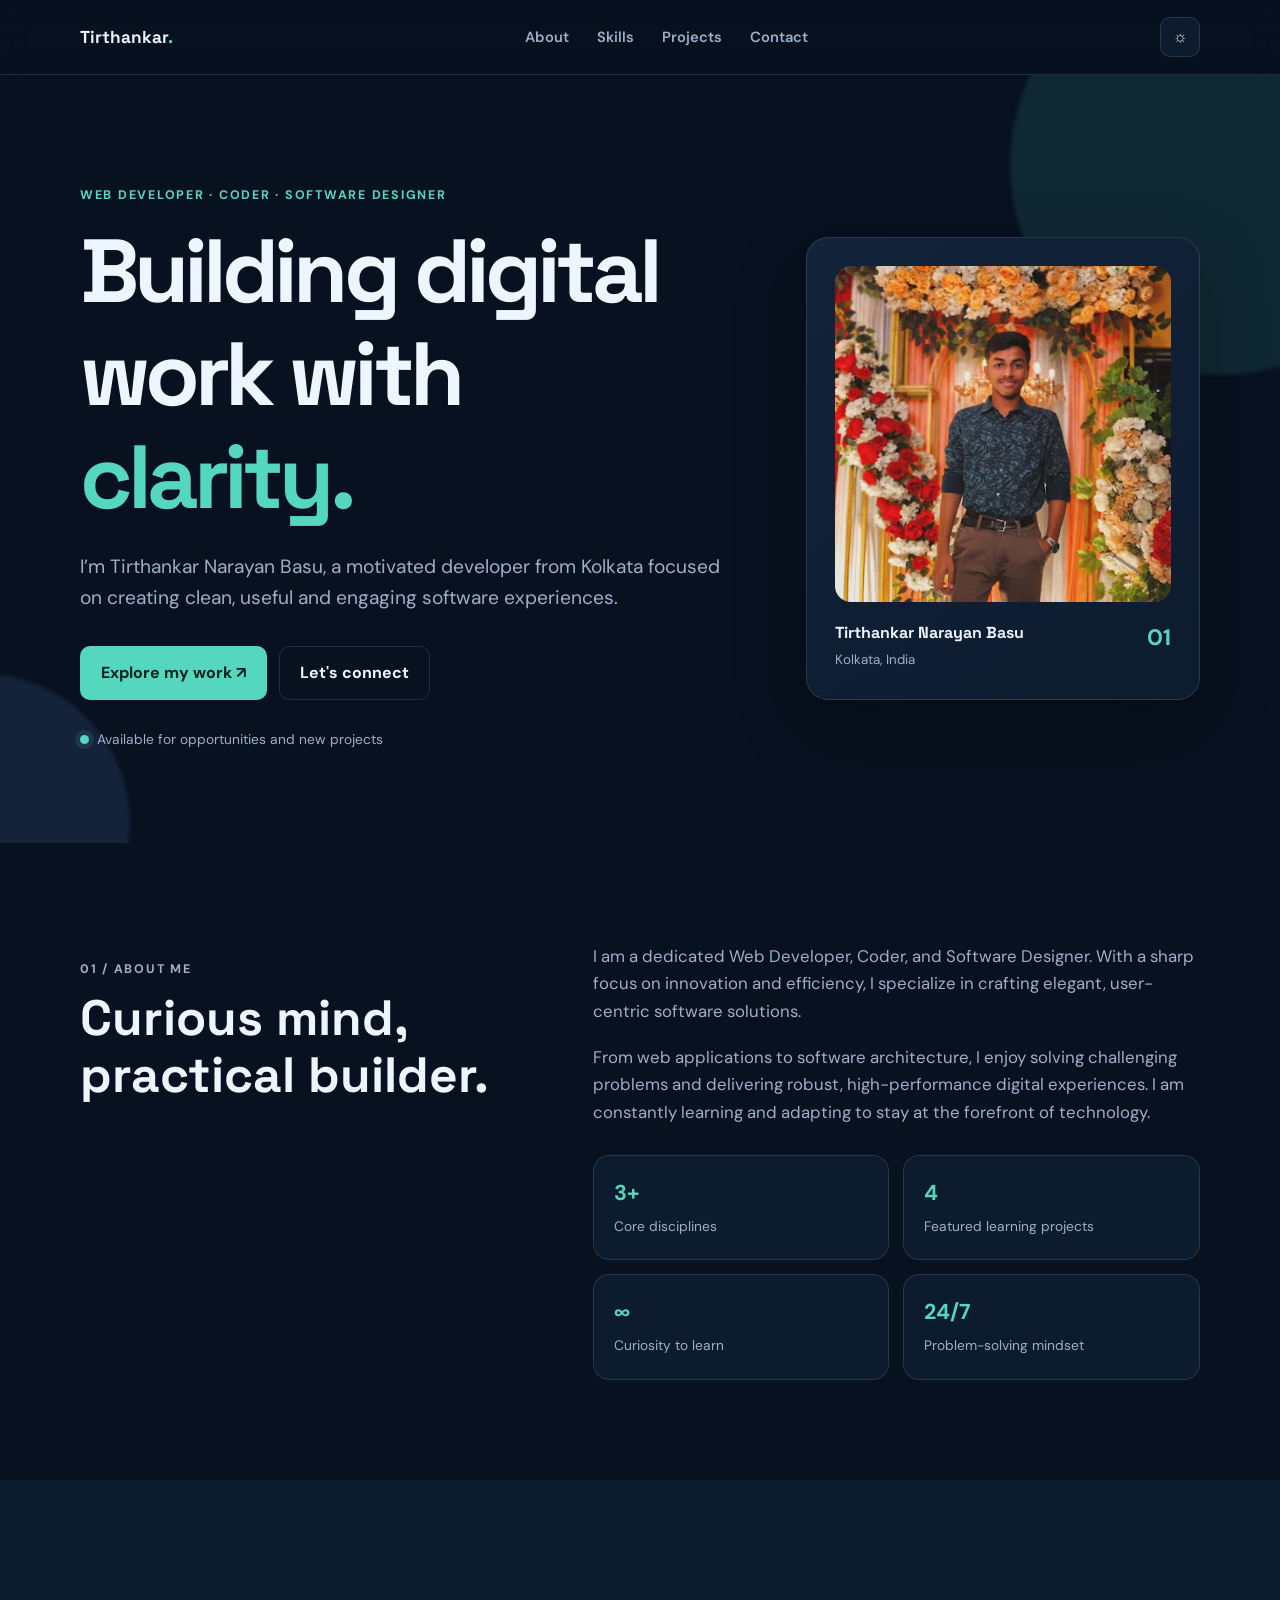
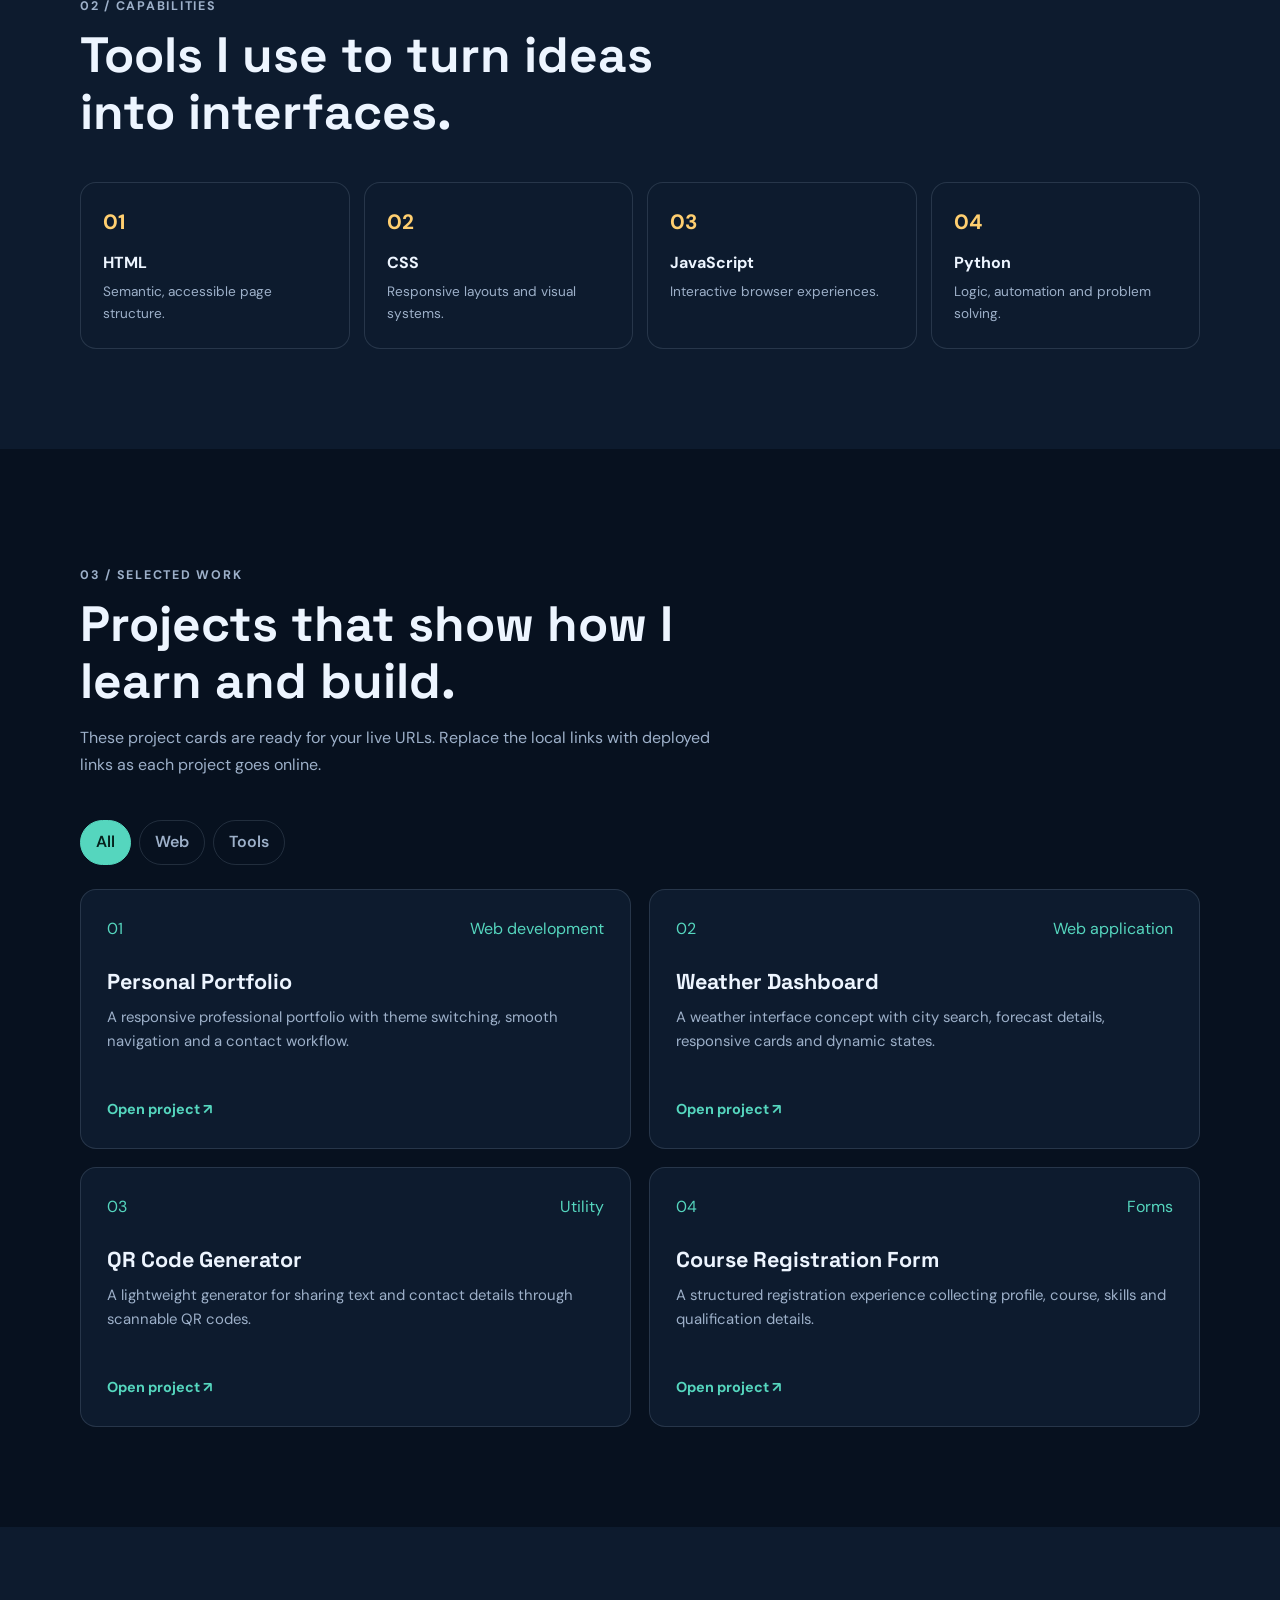
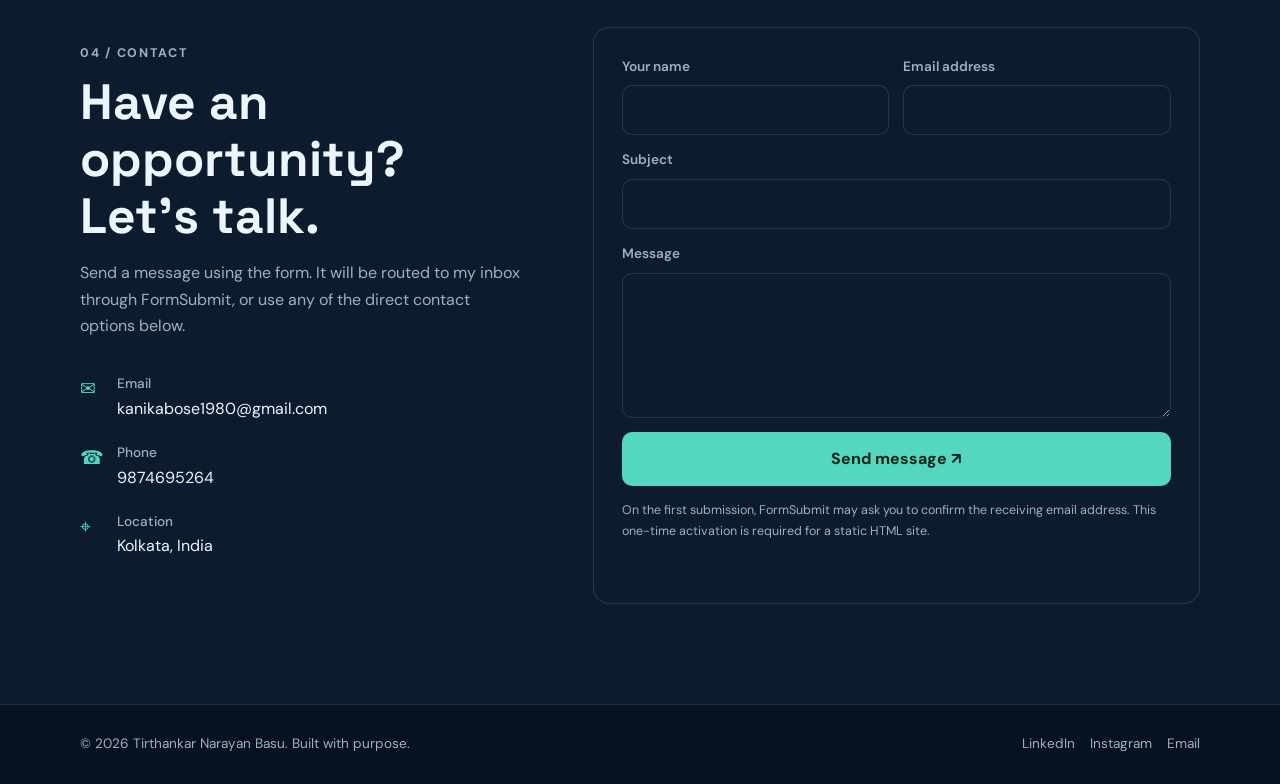
<file: index.html>
<!DOCTYPE html>
<html lang="en">
<head>
    <meta charset="UTF-8">
    <meta name="viewport" content="width=device-width, initial-scale=1.0">
    <meta name="description" content="Portfolio of Tirthankar Narayan Basu, web developer, coder and software designer.">
    <title>Tirthankar Narayan Basu | Developer Portfolio</title>
    <link rel="preconnect" href="https://fonts.googleapis.com">
    <link rel="preconnect" href="https://fonts.gstatic.com" crossorigin>
    <link href="https://fonts.googleapis.com/css2?family=DM+Sans:wght@400;500;600;700&family=Space+Grotesk:wght@500;600;700&display=swap" rel="stylesheet">
    <link rel="stylesheet" href="style.css">
</head>
<body>
    <header class="site-header">
        <div class="wrap nav">
            <a class="brand" href="#top">Tirthankar<span>.</span></a>
            <nav class="nav-links" id="nav-links" aria-label="Main navigation">
                <a href="#about">About</a>
                <a href="#skills">Skills</a>
                <a href="#projects">Projects</a>
                <a href="#contact">Contact</a>
            </nav>
            <div class="nav-actions">
                <button class="icon-button" id="theme-toggle" type="button" aria-label="Switch theme">☼</button>
                <button class="menu-button" id="menu-toggle" type="button" aria-label="Open menu" aria-expanded="false">☰</button>
            </div>
        </div>
    </header>

    <main id="top">
        <section class="hero">
            <div class="wrap hero-grid">
                <div class="reveal">
                    <p class="eyebrow">Web developer · Coder · Software designer</p>
                    <h1>Building digital work with <span>clarity.</span></h1>
                    <p class="hero-lead">I’m Tirthankar Narayan Basu, a motivated developer from Kolkata focused on creating clean, useful and engaging software experiences.</p>
                    <div class="hero-actions">
                        <a class="button button-primary" href="#projects">Explore my work ↗</a>
                        <a class="button button-secondary" href="#contact">Let's connect</a>
                    </div>
                    <p class="status"><i></i> Available for opportunities and new projects</p>
                </div>
                <aside class="profile-card reveal">
                    <img src="1000341072.jpg" alt="Tirthankar Narayan Basu">
                    <div class="profile-caption">
                        <div><strong>Tirthankar Narayan Basu</strong><small>Kolkata, India</small></div>
                        <span class="profile-number">01</span>
                    </div>
                </aside>
            </div>
        </section>

        <section class="section" id="about">
            <div class="wrap about-grid">
                <div class="section-heading reveal">
                    <p class="eyebrow">01 / About me</p>
                    <h2>Curious mind, practical builder.</h2>
                </div>
                <div class="about-copy reveal">
                    <p>I am a dedicated Web Developer, Coder, and Software Designer. With a sharp focus on innovation and efficiency, I specialize in crafting elegant, user-centric software solutions.</p>
                    <p>From web applications to software architecture, I enjoy solving challenging problems and delivering robust, high-performance digital experiences. I am constantly learning and adapting to stay at the forefront of technology.</p>
                    <div class="facts" style="margin-top: 28px;">
                        <div class="fact"><strong>3+</strong><span>Core disciplines</span></div>
                        <div class="fact"><strong>4</strong><span>Featured learning projects</span></div>
                        <div class="fact"><strong>∞</strong><span>Curiosity to learn</span></div>
                        <div class="fact"><strong>24/7</strong><span>Problem-solving mindset</span></div>
                    </div>
                </div>
            </div>
        </section>

        <section class="section" id="skills" style="background: var(--surface);">
            <div class="wrap">
                <div class="section-heading reveal">
                    <p class="eyebrow">02 / Capabilities</p>
                    <h2>Tools I use to turn ideas into interfaces.</h2>
                </div>
                <div class="skills-grid">
                    <article class="skill-card reveal"><span class="skill-icon">01</span><b>HTML</b><p>Semantic, accessible page structure.</p></article>
                    <article class="skill-card reveal"><span class="skill-icon">02</span><b>CSS</b><p>Responsive layouts and visual systems.</p></article>
                    <article class="skill-card reveal"><span class="skill-icon">03</span><b>JavaScript</b><p>Interactive browser experiences.</p></article>
                    <article class="skill-card reveal"><span class="skill-icon">04</span><b>Python</b><p>Logic, automation and problem solving.</p></article>
                </div>
            </div>
        </section>

        <section class="section" id="projects">
            <div class="wrap">
                <div class="section-heading reveal">
                    <p class="eyebrow">03 / Selected work</p>
                    <h2>Projects that show how I learn and build.</h2>
                    <p>These project cards are ready for your live URLs. Replace the local links with deployed links as each project goes online.</p>
                </div>
                <div class="project-toolbar" role="group" aria-label="Filter projects">
                    <button class="filter-button active" type="button" data-filter="all">All</button>
                    <button class="filter-button" type="button" data-filter="web">Web</button>
                    <button class="filter-button" type="button" data-filter="tools">Tools</button>
                </div>
                <div class="projects-grid">
                    <article class="project-card reveal" data-category="web">
                        <div class="project-top"><span>01</span><span>Web development</span></div>
                        <h3>Personal Portfolio</h3>
                        <p>A responsive professional portfolio with theme switching, smooth navigation and a contact workflow.</p>
                        <a class="project-link" href="7.HTML">Open project ↗</a>
                    </article>
                    <article class="project-card reveal" data-category="web">
                        <div class="project-top"><span>02</span><span>Web application</span></div>
                        <h3>Weather Dashboard</h3>
                        <p>A weather interface concept with city search, forecast details, responsive cards and dynamic states.</p>
                        <a class="project-link" href="9.HTML">Open project ↗</a>
                    </article>
                    <article class="project-card reveal" data-category="tools">
                        <div class="project-top"><span>03</span><span>Utility</span></div>
                        <h3>QR Code Generator</h3>
                        <p>A lightweight generator for sharing text and contact details through scannable QR codes.</p>
                        <a class="project-link" href="6.HTML">Open project ↗</a>
                    </article>
                    <article class="project-card reveal" data-category="web">
                        <div class="project-top"><span>04</span><span>Forms</span></div>
                        <h3>Course Registration Form</h3>
                        <p>A structured registration experience collecting profile, course, skills and qualification details.</p>
                        <a class="project-link" href="1.HTML">Open project ↗</a>
                    </article>
                </div>
            </div>
        </section>

        <section class="section" id="contact" style="background: var(--surface);">
            <div class="wrap contact-grid">
                <div class="section-heading reveal">
                    <p class="eyebrow">04 / Contact</p>
                    <h2>Have an opportunity? Let’s talk.</h2>
                    <p>Send a message using the form. It will be routed to my inbox through FormSubmit, or use any of the direct contact options below.</p>
                    <div class="contact-details" style="margin-top: 34px;">
                        <div class="contact-item"><span>✉</span><div><b>Email</b><a href="mailto:kanikabose1980@gmail.com">kanikabose1980@gmail.com</a></div></div>
                        <div class="contact-item"><span>☎</span><div><b>Phone</b><a href="tel:9874695264">9874695264</a></div></div>
                        <div class="contact-item"><span>⌖</span><div><b>Location</b><span>Kolkata, India</span></div></div>
                    </div>
                </div>
                <div class="contact-card reveal">
                    <form class="contact-form" action="https://formsubmit.co/kanikabose1980@gmail.com" method="POST">
                        <input type="hidden" name="_subject" value="New portfolio message for Tirthankar">
                        <input type="hidden" name="_template" value="table">
                        <input type="hidden" name="_captcha" value="true">
                        <div class="form-row">
                            <label for="name">Your name<input id="name" name="name" type="text" autocomplete="name" required></label>
                            <label for="email">Email address<input id="email" name="email" type="email" autocomplete="email" required></label>
                        </div>
                        <label for="subject">Subject<input id="subject" name="subject" type="text" required></label>
                        <label for="message">Message<textarea id="message" name="message" required></textarea></label>
                        <button class="button button-primary" type="submit">Send message ↗</button>
                        <p class="form-note">On the first submission, FormSubmit may ask you to confirm the receiving email address. This one-time activation is required for a static HTML site.</p>
                        <p class="form-status" id="form-status" role="status"></p>
                    </form>
                </div>
            </div>
        </section>
    </main>

    <footer>
        <div class="wrap footer-inner">
            <p>© <span id="year"></span> Tirthankar Narayan Basu. Built with purpose.</p>
            <div class="socials">
                <a href="https://www.linkedin.com/in/tirthankar-narayan-basu-808633323" target="_blank" rel="noopener">LinkedIn</a>
                <a href="https://www.instagram.com/_big___thinker_?stkn=M2k3MnY0dmltdWZm" target="_blank" rel="noopener">Instagram</a>
                <a href="mailto:kanikabose1980@gmail.com">Email</a>
            </div>
        </div>
    </footer>

    <script src="script.js" defer></script>
</body>
</html>
</file>
<file: style.css>
:root {
            --bg: #07111f;
            --surface: #0d1b2e;
            --surface-strong: #12233a;
            --text: #edf5ff;
            --muted: #9db0c9;
            --line: rgba(157, 176, 201, .18);
            --primary: #55d6be;
            --secondary: #70a7ff;
            --accent: #ffcf70;
            --shadow: 0 24px 70px rgba(0, 0, 0, .28);
            --radius: 22px;
        }

        [data-theme="light"] {
            --bg: #f3f7fc;
            --surface: #ffffff;
            --surface-strong: #eaf1fa;
            --text: #10233a;
            --muted: #5b6d83;
            --line: rgba(16, 35, 58, .14);
            --shadow: 0 24px 70px rgba(33, 67, 105, .13);
        }

        * { box-sizing: border-box; margin: 0; padding: 0; }
        html { scroll-behavior: smooth; }
        body {
            background: var(--bg);
            color: var(--text);
            font-family: "DM Sans", sans-serif;
            line-height: 1.65;
            overflow-x: hidden;
            transition: background .3s ease, color .3s ease;
        }
        a { color: inherit; text-decoration: none; }
        button, input, textarea { font: inherit; }
        button { cursor: pointer; }
        .wrap { width: min(1120px, calc(100% - 40px)); margin: auto; }
        .eyebrow {
            color: var(--primary);
            font-size: .78rem;
            font-weight: 700;
            letter-spacing: .14em;
            text-transform: uppercase;
        }
        .section { padding: 100px 0; }
        .section-heading { max-width: 650px; margin-bottom: 42px; }
        h1, h2, h3 { font-family: "Space Grotesk", sans-serif; line-height: 1.15; }
        h2 { font-size: clamp(2rem, 4vw, 3.1rem); margin-top: 10px; }
        .section-heading p { color: var(--muted); margin-top: 16px; }
        .button {
            display: inline-flex;
            align-items: center;
            justify-content: center;
            gap: 9px;
            border: 1px solid transparent;
            border-radius: 10px;
            padding: 13px 20px;
            font-weight: 700;
            transition: transform .2s ease, background .2s ease, border-color .2s ease;
        }
        .button:hover { transform: translateY(-2px); }
        .button-primary { background: var(--primary); color: #06221d; }
        .button-secondary { border-color: var(--line); color: var(--text); }
        .button-secondary:hover { background: var(--surface-strong); }

        .site-header {
            position: sticky;
            top: 0;
            z-index: 20;
            border-bottom: 1px solid var(--line);
            background: color-mix(in srgb, var(--bg) 84%, transparent);
            backdrop-filter: blur(18px);
        }
        .nav {
            min-height: 74px;
            display: flex;
            align-items: center;
            justify-content: space-between;
            gap: 24px;
        }
        .brand { font-family: "Space Grotesk", sans-serif; font-size: 1.08rem; font-weight: 700; }
        .brand span { color: var(--primary); }
        .nav-links { display: flex; align-items: center; gap: 28px; color: var(--muted); font-size: .92rem; font-weight: 600; }
        .nav-links a:hover, .nav-links a.active { color: var(--primary); }
        .nav-actions { display: flex; align-items: center; gap: 10px; }
        .icon-button, .menu-button {
            width: 40px; height: 40px; display: grid; place-items: center;
            border: 1px solid var(--line); border-radius: 10px;
            background: var(--surface); color: var(--text);
        }
        .menu-button { display: none; }

        .hero { position: relative; padding: 110px 0 90px; overflow: hidden; }
        .hero::before, .hero::after {
            content: ""; position: absolute; border-radius: 50%; filter: blur(2px); pointer-events: none;
        }
        .hero::before { width: 420px; height: 420px; right: -150px; top: -120px; background: rgba(85, 214, 190, .12); }
        .hero::after { width: 300px; height: 300px; left: -170px; bottom: -130px; background: rgba(112, 167, 255, .12); }
        .hero-grid { position: relative; z-index: 1; display: grid; grid-template-columns: 1.25fr .75fr; align-items: center; gap: 70px; }
        .hero h1 { max-width: 750px; font-size: clamp(2.7rem, 7vw, 5.7rem); letter-spacing: -.055em; margin: 14px 0 22px; }
        .hero h1 span { color: var(--primary); }
        .hero-lead { max-width: 650px; color: var(--muted); font-size: clamp(1rem, 2vw, 1.2rem); }
        .hero-actions { display: flex; flex-wrap: wrap; gap: 12px; margin-top: 32px; }
        .status { display: inline-flex; align-items: center; gap: 8px; color: var(--muted); font-size: .86rem; margin-top: 28px; }
        .status i { width: 9px; height: 9px; border-radius: 50%; background: var(--primary); box-shadow: 0 0 0 5px rgba(85, 214, 190, .12); }
        .profile-card { background: linear-gradient(145deg, var(--surface-strong), var(--surface)); border: 1px solid var(--line); border-radius: var(--radius); padding: 28px; box-shadow: var(--shadow); transform: rotate(2deg); }
        .profile-card img { display: block; width: 100%; aspect-ratio: 1; border-radius: 16px; object-fit: cover; object-position: center; }
        .profile-caption { display: flex; justify-content: space-between; gap: 15px; margin-top: 18px; }
        .profile-caption strong { font-family: "Space Grotesk", sans-serif; }
        .profile-caption small { color: var(--muted); display: block; margin-top: 3px; }
        .profile-number { color: var(--primary); font-size: 1.4rem; font-weight: 700; }

        .about-grid, .contact-grid { display: grid; grid-template-columns: .85fr 1.15fr; gap: 64px; align-items: start; }
        .about-copy { color: var(--muted); font-size: 1.05rem; }
        .about-copy p + p { margin-top: 18px; }
        .facts { display: grid; grid-template-columns: repeat(2, 1fr); gap: 14px; }
        .fact, .skill-card, .project-card, .contact-card { background: var(--surface); border: 1px solid var(--line); border-radius: 16px; }
        .fact { padding: 20px; }
        .fact strong { display: block; font-size: 1.35rem; color: var(--primary); }
        .fact span { color: var(--muted); font-size: .86rem; }

        .skills-grid { display: grid; grid-template-columns: repeat(4, 1fr); gap: 14px; }
        .skill-card { padding: 22px; transition: transform .2s ease, border-color .2s ease; }
        .skill-card:hover, .project-card:hover { transform: translateY(-5px); border-color: rgba(85, 214, 190, .55); }
        .skill-card b { display: block; margin: 10px 0 5px; }
        .skill-card p { color: var(--muted); font-size: .85rem; }
        .skill-icon { color: var(--accent); font-size: 1.3rem; font-weight: 700; }

        .project-toolbar { display: flex; flex-wrap: wrap; gap: 8px; margin-bottom: 24px; }
        .filter-button { border: 1px solid var(--line); border-radius: 999px; padding: 8px 15px; background: transparent; color: var(--muted); font-weight: 600; }
        .filter-button.active, .filter-button:hover { background: var(--primary); border-color: var(--primary); color: #06221d; }
        .projects-grid { display: grid; grid-template-columns: repeat(2, 1fr); gap: 18px; }
        .project-card { display: flex; flex-direction: column; padding: 26px; min-height: 260px; transition: transform .2s ease, border-color .2s ease; }
        .project-top { display: flex; justify-content: space-between; gap: 15px; color: var(--primary); }
        .project-card h3 { font-size: 1.35rem; margin: 28px 0 10px; }
        .project-card p { color: var(--muted); font-size: .93rem; }
        .project-link { margin-top: auto; padding-top: 22px; color: var(--primary); font-size: .9rem; font-weight: 700; }
        .project-link:hover { text-decoration: underline; }

        .contact-card { padding: 28px; }
        .contact-details { display: grid; gap: 20px; }
        .contact-item { display: flex; align-items: flex-start; gap: 13px; }
        .contact-item > span { color: var(--primary); font-size: 1.2rem; width: 24px; }
        .contact-item b { display: block; font-size: .85rem; color: var(--muted); font-weight: 500; }
        .contact-item a { overflow-wrap: anywhere; }
        .contact-item a:hover { color: var(--primary); }
        .contact-form { display: grid; gap: 14px; }
        .form-row { display: grid; grid-template-columns: 1fr 1fr; gap: 14px; }
        label { display: grid; gap: 7px; color: var(--muted); font-size: .85rem; font-weight: 600; }
        input, textarea { width: 100%; border: 1px solid var(--line); border-radius: 10px; background: var(--surface); color: var(--text); padding: 13px 14px; outline: none; }
        input:focus, textarea:focus { border-color: var(--primary); box-shadow: 0 0 0 3px rgba(85, 214, 190, .12); }
        textarea { min-height: 145px; resize: vertical; }
        .form-note, .form-status { color: var(--muted); font-size: .78rem; }
        .form-status { min-height: 20px; }

        footer { border-top: 1px solid var(--line); padding: 28px 0; color: var(--muted); font-size: .85rem; }
        .footer-inner { display: flex; align-items: center; justify-content: space-between; gap: 20px; }
        .socials { display: flex; gap: 15px; }
        .socials a:hover { color: var(--primary); }
        .reveal { opacity: 0; transform: translateY(18px); transition: opacity .65s ease, transform .65s ease; }
        .reveal.visible { opacity: 1; transform: none; }
        .hidden-project { display: none; }

        @media (max-width: 850px) {
            .hero-grid, .about-grid, .contact-grid { grid-template-columns: 1fr; gap: 42px; }
            .hero { padding-top: 75px; }
            .profile-card { max-width: 360px; margin: auto; transform: none; }
            .skills-grid { grid-template-columns: repeat(2, 1fr); }
        }
        @media (max-width: 650px) {
            .wrap { width: min(100% - 28px, 520px); }
            .section { padding: 70px 0; }
            .nav-links { position: absolute; top: 74px; left: 14px; right: 14px; display: none; flex-direction: column; align-items: stretch; gap: 0; padding: 8px; border: 1px solid var(--line); border-radius: 14px; background: var(--surface); box-shadow: var(--shadow); }
            .nav-links.open { display: flex; }
            .nav-links a { padding: 12px; }
            .menu-button { display: grid; }
            .hero { padding: 62px 0 65px; }
            .hero h1 { font-size: clamp(2.5rem, 14vw, 4rem); }
            .projects-grid, .form-row, .facts { grid-template-columns: 1fr; }
            .footer-inner { align-items: flex-start; flex-direction: column; }
        }
        @media (prefers-reduced-motion: reduce) {
            *, *::before, *::after { scroll-behavior: auto !important; animation-duration: .01ms !important; transition-duration: .01ms !important; }
            .reveal { opacity: 1; transform: none; }
        }
</file>
